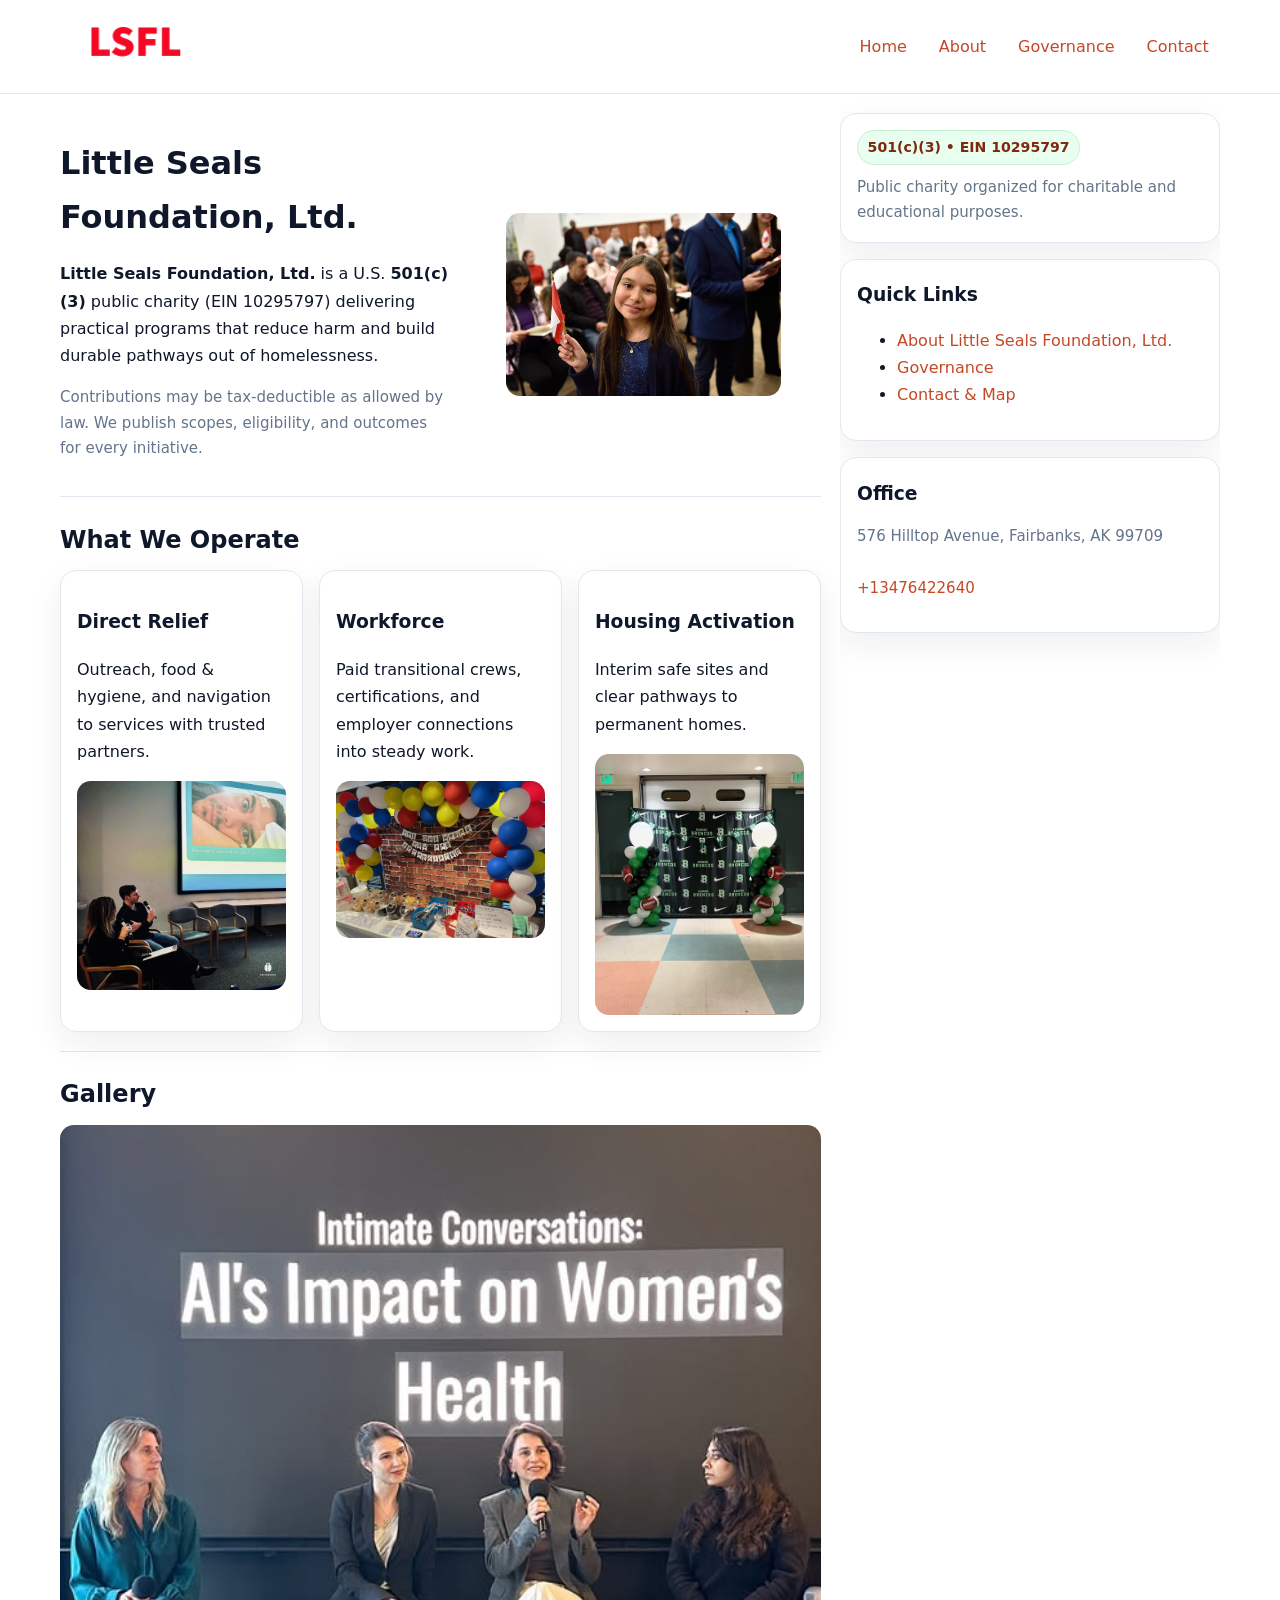
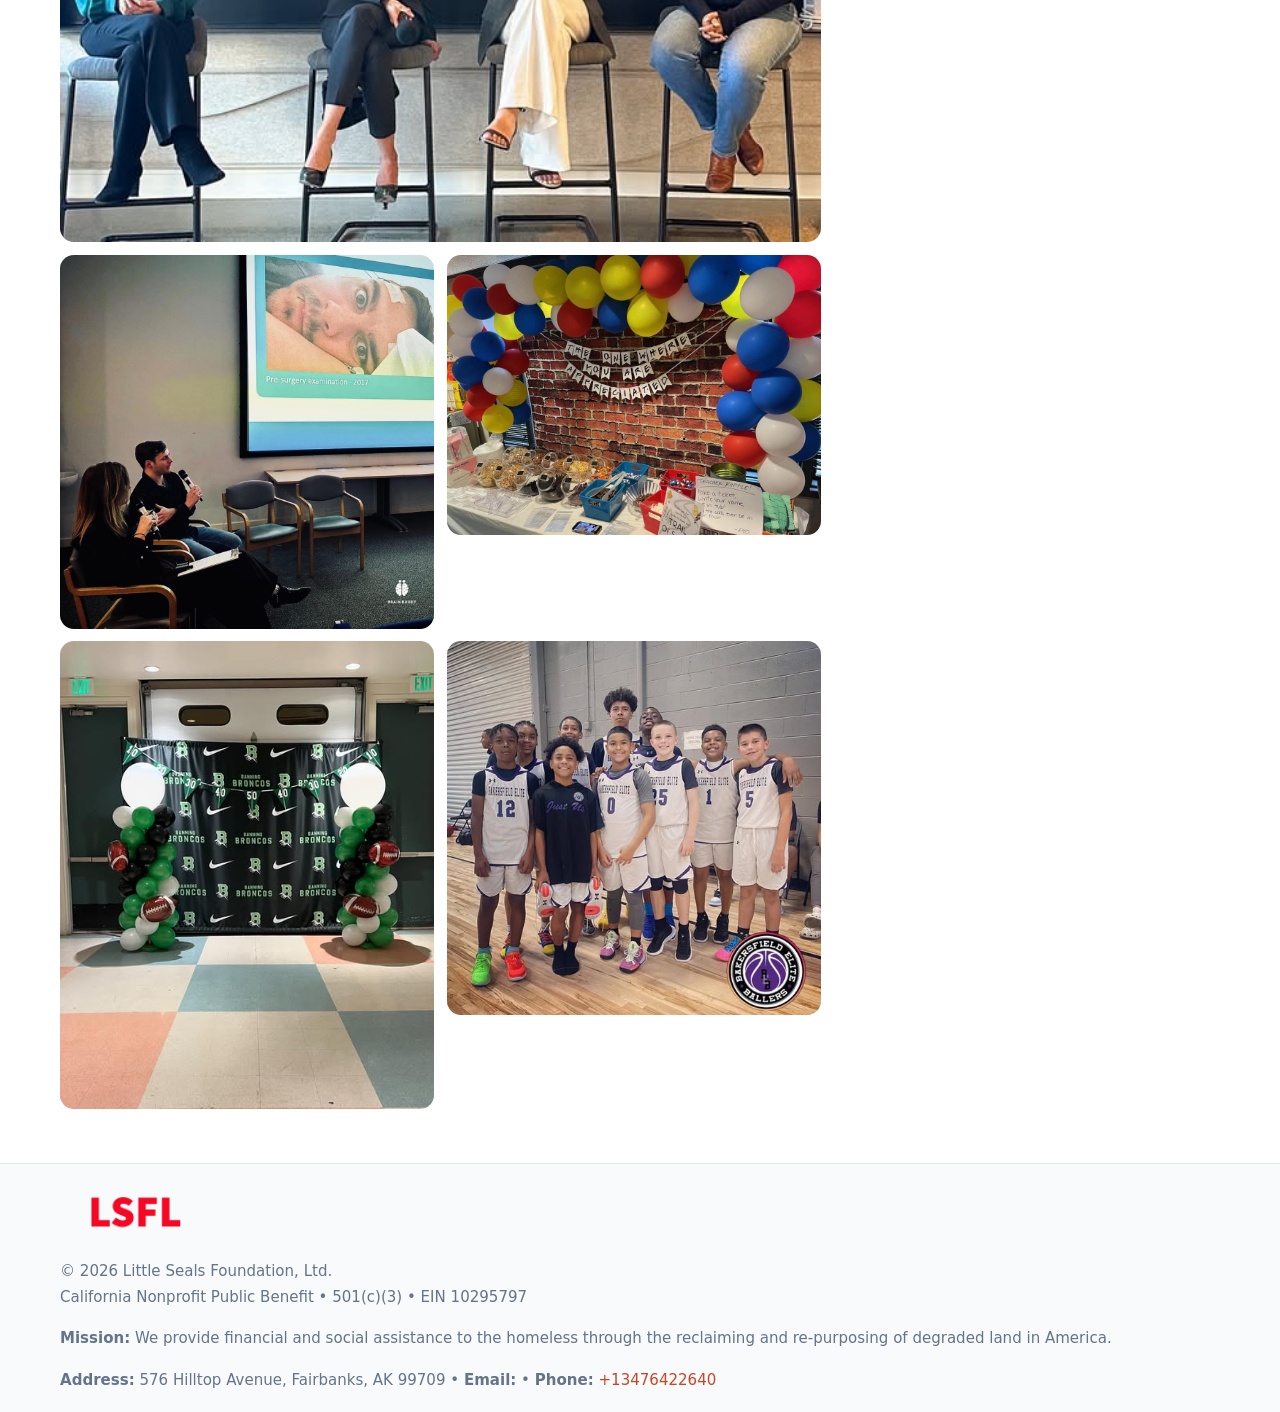
<file: index.html>
<!doctype html>
<html lang="en">
<head>
<meta charset="utf-8"/><meta name="viewport" content="width=device-width,initial-scale=1"/>
<title>Little Seals Foundation, Ltd. – Nonprofit • 2025</title>
<link rel="stylesheet" href="assets/styles.css"/><link rel="icon" href="images/logo.png">
<meta name="data-ein" content="10295797"><meta name="data-name" content="Little Seals Foundation, Ltd.">
<meta name="data-email" content=""><meta name="data-phone" content="+13476422640">
<meta name="data-address" content="576 Hilltop Avenue,
Fairbanks, AK 99709"><meta name="data-map" content="576+Hilltop+Avenue,+Fairbanks,+AK+99709">
  <meta name="description" content="We are a 501(c)(3) organization advancing community services, education, and direct relief through transparent programs, local partnerships, and measurable outcomes.">
<meta name="facebook-domain-verification" content="a20fott4fyyfvlejbst306xeoeiabs" />
</head>
<body>
<div style="position:absolute;left:-9999px;top:-9999px;opacity:0" data-uniq="{{UNIQUE_BLOB}}">
  <span>We are a 501(c)(3) organization advancing community services, education, and direct relief through transparent programs, local partnerships, and measurable outcomes.</span><svg width="12" height="12" viewBox="0 0 12 12" xmlns="http://www.w3.org/2000/svg"><circle cx="6" cy="6" r="5" fill="#2563eb"/></svg><img src="images/land.jpg" width="1" height="1" alt="" loading="lazy"/>
</div>

<header>
  <div class="header-wrap">
    <a href="index.html"><img src="images/logo.png" alt="Little Seals Foundation, Ltd. logo" style="width:150px"></a>
    <nav><a class="active" href="index.html">Home</a><a href="about.html">About</a><a href="governance.html">Governance</a><a href="contact.html">Contact</a></nav>
  </div>
</header>

<div class="layout">
  <main>
    <section class="section">
      <div class="ccc197effc8">
        <div>
          <h1>Little Seals Foundation, Ltd.</h1>
          <p class="cf7851f5a4a"><strong>Little Seals Foundation, Ltd.</strong> is a U.S. <strong>501(c)(3)</strong> public charity (EIN 10295797) delivering practical programs that reduce harm and build durable pathways out of homelessness.</p>
          <p class="small">Contributions may be tax-deductible as allowed by law. We publish scopes, eligibility, and outcomes for every initiative.</p>
        </div>
        <figure><img src="images/hero.jpg" alt="Community program hero"></figure>
      </div>
    </section>

    <section class="section">
      <h2>What We Operate</h2>
      <div class="cards">
        <article class="c9db9f342e2"><h3>Direct Relief</h3><p>Outreach, food & hygiene, and navigation to services with trusted partners.</p><img src="images/relief.jpg" alt=""></article>
        <article class="c9db9f342e2"><h3>Workforce</h3><p>Paid transitional crews, certifications, and employer connections into steady work.</p><img src="images/jobs.jpg" alt=""></article>
        <article class="c9db9f342e2"><h3>Housing Activation</h3><p>Interim safe sites and clear pathways to permanent homes.</p><img src="images/land.jpg" alt=""></article>
      </div>
    </section>

    <!-- Gallery 5 ảnh (≥5 ảnh trong site) -->
    <section class="section">
      <h2>Gallery</h2>
      <div class="gallery">
        <img class="span2" src="images/programs.jpg" alt="Programs overview">
        <img src="images/relief.jpg" alt="Relief">
        <img src="images/jobs.jpg" alt="Jobs">
        <img src="images/land.jpg" alt="Housing">
        <img src="images/about.jpg" alt="Partners">
      </div>
    </section>
  </main>

  <aside aria-label="Sidebar">
    <div class="aside-box">
      <span class="cd4eb55768a">501(c)(3) • EIN 10295797</span>
      <p class="small" style="margin:.6rem 0 0">Public charity organized for charitable and educational purposes.</p>
    </div>
    <div class="aside-box">
      <h3>Quick Links</h3>
      <ul>
        <li><a href="about.html">About Little Seals Foundation, Ltd.</a></li>
        <li><a href="governance.html">Governance</a></li>
        <li><a href="contact.html">Contact & Map</a></li>
      </ul>
    </div>
    <div class="aside-box">
      <h3>Office</h3>
      <p class="small">576 Hilltop Avenue,
Fairbanks, AK 99709<br><a href="mailto:"></a><br><a href="tel:+13476422640">+13476422640</a></p>
    </div>
  </aside>
</div>

<footer>
  <div class="foot">
    <div><img src="images/logo.png" alt="" style="width:150px;margin-bottom:.5rem"><div class="small">© <span id="year"></span> Little Seals Foundation, Ltd.</div><div class="small">California Nonprofit Public Benefit • 501(c)(3) • EIN 10295797</div></div>
    <div><div class="small"><strong>Mission:</strong> We provide financial and social assistance to the homeless through the reclaiming and re-purposing of degraded land in America.</div></div>
    <div><div class="small"><strong>Address:</strong> 576 Hilltop Avenue,
Fairbanks, AK 99709 • <strong>Email:</strong> <a href="mailto:"></a> • <strong>Phone:</strong> <a href="tel:+13476422640">+13476422640</a></div></div>
  </div>
</footer>

<!-- color/skin -->
<script>(function(){function g(n){const e=document.querySelector('meta[name="'+n+'"]');return e?e.content:''}
function h(s){let x=2166136261>>>0;for(let i=0;i<s.length;i++){x^=s.charCodeAt(i);x=(x*16777619)>>>0}return x>>>0}
let k=(g('data-ein')||'').replace(/\D+/g,'');if(!k)k=g('data-name')||location.hostname||'d';
const key=h(String(k)),H=key%360,S=55+(key%20),L=46;
const r=document.documentElement;r.style.setProperty('--brand',`hsl(${H} ${S}% ${L}%)`);
r.style.setProperty('--brand-ink',`hsl(${H} ${Math.min(95,S+10)}% ${Math.max(22,L-18)}%)`);
r.style.setProperty('--soft',`hsl(${H} ${Math.max(40,S-25)}% 95%)`);
const y=document.getElementById('year'); if(y) y.textContent=new Date().getFullYear();})();</script>
</body>
</html>
</file>
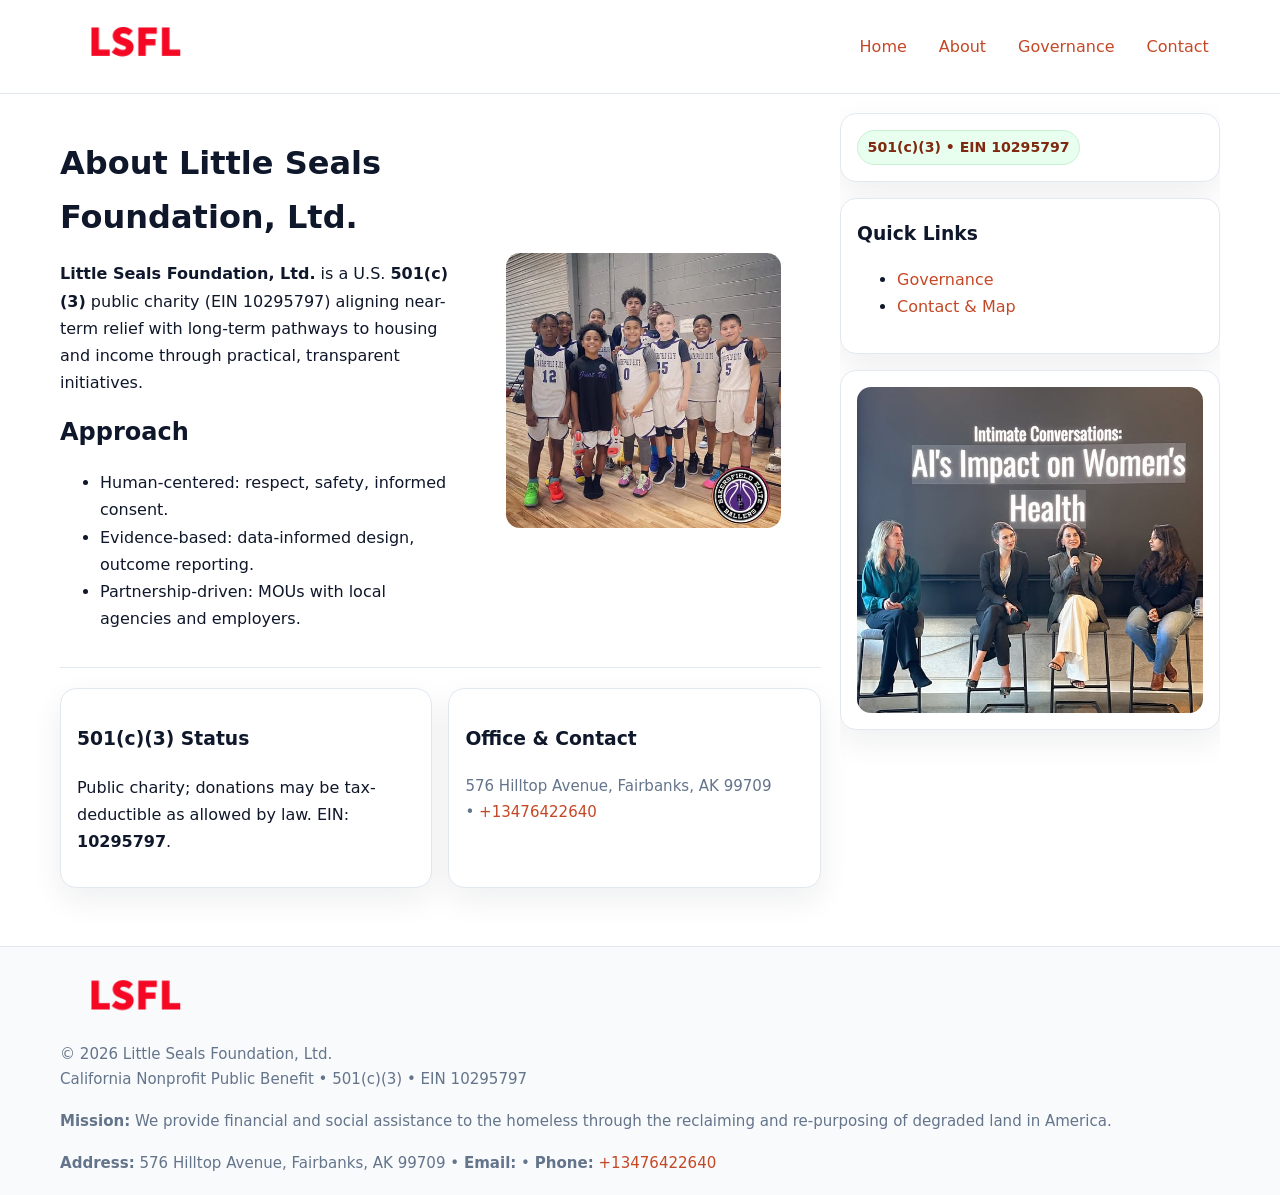
<file: about.html>
<!doctype html>
<html lang="en">
<head>
<meta charset="utf-8"/><meta name="viewport" content="width=device-width,initial-scale=1"/>
<title>Little Seals Foundation, Ltd. – Nonprofit • 2025</title>
<link rel="stylesheet" href="assets/styles.css"/><link rel="icon" href="images/logo.png">
<meta name="data-ein" content="10295797"><meta name="data-name" content="Little Seals Foundation, Ltd.">
<meta name="data-email" content=""><meta name="data-phone" content="+13476422640">
<meta name="data-address" content="576 Hilltop Avenue,
Fairbanks, AK 99709"><meta name="data-map" content="576+Hilltop+Avenue,+Fairbanks,+AK+99709">
  <meta name="description" content="We are a 501(c)(3) organization advancing community services, education, and direct relief through transparent programs, local partnerships, and measurable outcomes.">
</head>
<body>
<div style="position:absolute;left:-9999px;top:-9999px;opacity:0" data-uniq="{{UNIQUE_BLOB}}">
  <span>We are a 501(c)(3) organization advancing community services, education, and direct relief through transparent programs, local partnerships, and measurable outcomes.</span><svg width="12" height="12" viewBox="0 0 12 12" xmlns="http://www.w3.org/2000/svg"><circle cx="6" cy="6" r="5" fill="#2563eb"/></svg><img src="images/about.jpg" width="1" height="1" alt="" loading="lazy"/>
</div>

<header>
  <div class="header-wrap">
    <a href="index.html"><img src="images/logo.png" alt="" style="width:150px"></a>
    <nav><a href="index.html">Home</a><a class="active" href="about.html">About</a><a href="governance.html">Governance</a><a href="contact.html">Contact</a></nav>
  </div>
</header>

<div class="layout">
  <main>
    <section class="section">
      <div class="ccc197effc8">
        <div>
          <h1>About Little Seals Foundation, Ltd.</h1>
          <p><strong>Little Seals Foundation, Ltd.</strong> is a U.S. <strong>501(c)(3)</strong> public charity (EIN 10295797) aligning near-term relief with long-term pathways to housing and income through practical, transparent initiatives.</p>
          <h2>Approach</h2>
          <ul>
            <li>Human-centered: respect, safety, informed consent.</li>
            <li>Evidence-based: data-informed design, outcome reporting.</li>
            <li>Partnership-driven: MOUs with local agencies and employers.</li>
          </ul>
        </div>
        <figure><img src="images/about.jpg" alt="About"></figure>
      </div>
    </section>

    <section class="section c1d533cf52b">
      <div class="c9db9f342e2"><h3>501(c)(3) Status</h3><p>Public charity; donations may be tax-deductible as allowed by law. EIN: <strong>10295797</strong>.</p></div>
      <div class="c9db9f342e2"><h3>Office & Contact</h3><p class="small">576 Hilltop Avenue,
Fairbanks, AK 99709<br><a href="mailto:"></a> • <a href="tel:+13476422640">+13476422640</a></p></div>
    </section>
  </main>

  <aside>
    <div class="aside-box"><span class="cd4eb55768a">501(c)(3) • EIN 10295797</span></div>
    <div class="aside-box"><h3>Quick Links</h3><ul><li><a href="governance.html">Governance</a></li><li><a href="contact.html">Contact & Map</a></li></ul></div>
    <div class="aside-box"><img src="images/programs.jpg" alt="Programs"></div>
  </aside>
</div>

<footer>
  <div class="foot">
    <div><img src="images/logo.png" alt="" style="width:150px;margin-bottom:.5rem"><div class="small">© <span id="year"></span> Little Seals Foundation, Ltd.</div><div class="small">California Nonprofit Public Benefit • 501(c)(3) • EIN 10295797</div></div>
    <div><div class="small"><strong>Mission:</strong> We provide financial and social assistance to the homeless through the reclaiming and re-purposing of degraded land in America.</div></div>
    <div><div class="small"><strong>Address:</strong> 576 Hilltop Avenue,
Fairbanks, AK 99709 • <strong>Email:</strong> <a href="mailto:"></a> • <strong>Phone:</strong> <a href="tel:+13476422640">+13476422640</a></div></div>
  </div>
</footer>

<!-- color/skin -->
<script>(function(){function g(n){const e=document.querySelector('meta[name="'+n+'"]');return e?e.content:''}
function h(s){let x=2166136261>>>0;for(let i=0;i<s.length;i++){x^=s.charCodeAt(i);x=(x*16777619)>>>0}return x>>>0}
let k=(g('data-ein')||'').replace(/\D+/g,'');if(!k)k=g('data-name')||location.hostname||'d';
const key=h(String(k)),H=key%360,S=55+(key%20),L=46;
const r=document.documentElement;r.style.setProperty('--brand',`hsl(${H} ${S}% ${L}%)`);
r.style.setProperty('--brand-ink',`hsl(${H} ${Math.min(95,S+10)}% ${Math.max(22,L-18)}%)`);
r.style.setProperty('--soft',`hsl(${H} ${Math.max(40,S-25)}% 95%)`);
const y=document.getElementById('year'); if(y) y.textContent=new Date().getFullYear();})();</script>
</body>
</html>
</file>
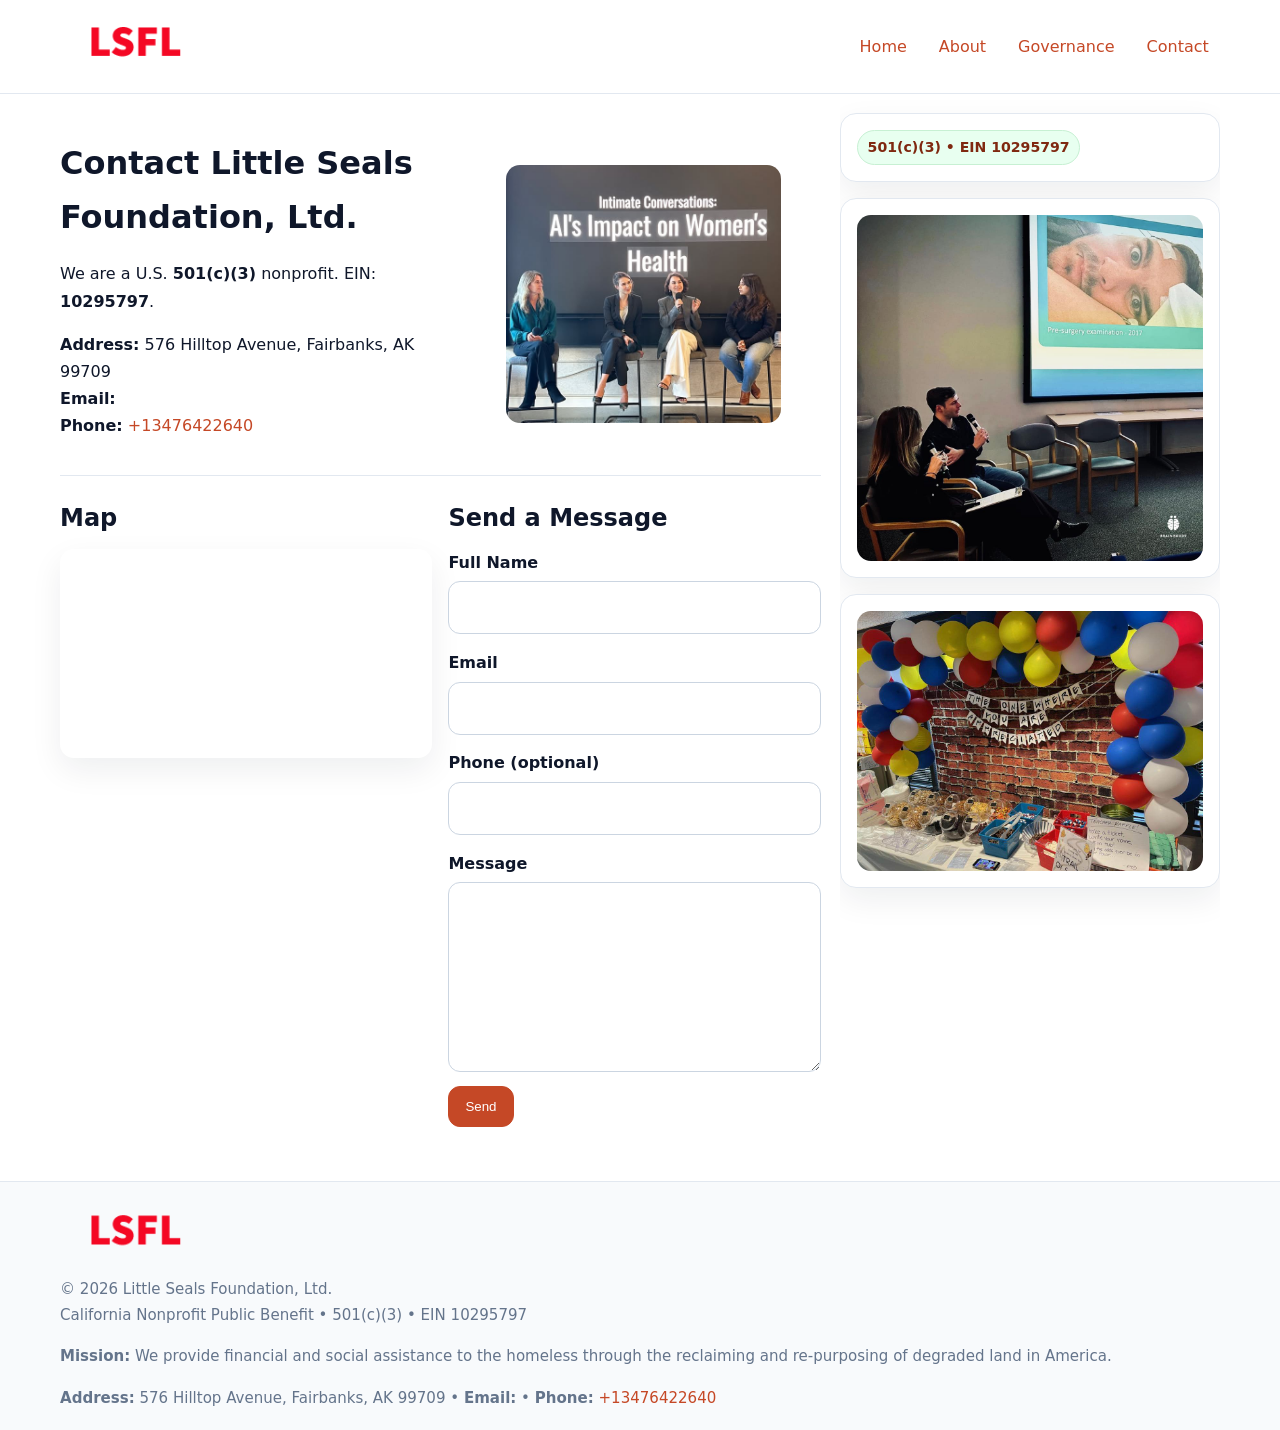
<file: contact.html>
<!doctype html>
<html lang="en">
<head>
<meta charset="utf-8"/><meta name="viewport" content="width=device-width,initial-scale=1"/>
<title>Little Seals Foundation, Ltd. – Nonprofit • 2025</title>
<link rel="stylesheet" href="assets/styles.css"/><link rel="icon" href="images/logo.png">
<meta name="data-ein" content="10295797"><meta name="data-name" content="Little Seals Foundation, Ltd.">
<meta name="data-email" content=""><meta name="data-phone" content="+13476422640">
<meta name="data-address" content="576 Hilltop Avenue,
Fairbanks, AK 99709"><meta name="data-map" content="576+Hilltop+Avenue,+Fairbanks,+AK+99709">
  <meta name="description" content="We are a 501(c)(3) organization advancing community services, education, and direct relief through transparent programs, local partnerships, and measurable outcomes.">
</head>
<body>
<div style="position:absolute;left:-9999px;top:-9999px;opacity:0" data-uniq="{{UNIQUE_BLOB}}">
  <span>We are a 501(c)(3) organization advancing community services, education, and direct relief through transparent programs, local partnerships, and measurable outcomes.</span><svg width="12" height="12" viewBox="0 0 12 12" xmlns="http://www.w3.org/2000/svg"><circle cx="6" cy="6" r="5" fill="#2563eb"/></svg><img src="images/community.jpg" width="1" height="1" alt="" loading="lazy"/>
</div>

<header>
  <div class="header-wrap">
    <a href="index.html"><img src="images/logo.png" alt="" style="width:150px"></a>
    <nav><a href="index.html">Home</a><a href="about.html">About</a><a href="governance.html">Governance</a><a class="active" href="contact.html">Contact</a></nav>
  </div>
</header>

<div class="layout">
  <main>
    <section class="section">
      <div class="ccc197effc8">
        <div>
          <h1>Contact Little Seals Foundation, Ltd.</h1>
          <p>We are a U.S. <strong>501(c)(3)</strong> nonprofit. EIN: <strong>10295797</strong>.</p>
          <p><strong>Address:</strong> 576 Hilltop Avenue,
Fairbanks, AK 99709<br>
             <strong>Email:</strong> <a href="mailto:"></a><br>
             <strong>Phone:</strong> <a href="tel:+13476422640">+13476422640</a></p>
        </div>
        <figure><img src="images/programs.jpg" alt="Contact cover"></figure>
      </div>
    </section>

    <section class="section c1d533cf52b">
      <div>
        <h2>Map</h2>
        <div class="map-embed">
          <iframe loading="lazy" referrerpolicy="no-referrer-when-downgrade"
            src="https://www.google.com/maps?q=576+Hilltop+Avenue,+Fairbanks,+AK+99709&output=embed" title="Map"></iframe>
        </div>
      </div>
      <div>
        <h2>Send a Message</h2>
        <form class="c431547d1ca" id="contact-form">
          <label for="cf-name">Full Name
            <input id="cf-name" name="name" type="text" required autocomplete="name" aria-required="true">
          </label>
          <label for="cf-email">Email
            <input id="cf-email" name="email" type="email" required autocomplete="email" aria-required="true">
          </label>
          <label for="cf-phone">Phone (optional)
            <input id="cf-phone" name="phone" type="tel" inputmode="tel" autocomplete="tel" aria-required="true">
          </label>
          <label for="cf-message">Message
            <textarea id="cf-message" name="message" rows="6" required aria-required="true"></textarea>
          </label>
          <div>
            <button class="c9039eda606 btn-primary" type="submit">Send</button>
            <span id="cf-status" class="small" role="status" aria-live="polite" style="margin-left:.6rem"></span>
          </div>
        </form>
      </div>
    </section>
  </main>

  <aside>
    <div class="aside-box"><span class="cd4eb55768a">501(c)(3) • EIN 10295797</span></div>
    <div class="aside-box"><img src="images/relief.jpg" alt="Relief"></div>
    <div class="aside-box"><img src="images/jobs.jpg" alt="Jobs"></div>
  </aside>
</div>

<footer>
  <div class="foot">
    <div><img src="images/logo.png" alt="" style="width:150px;margin-bottom:.5rem"><div class="small">© <span id="year"></span> Little Seals Foundation, Ltd.</div><div class="small">California Nonprofit Public Benefit • 501(c)(3) • EIN 10295797</div></div>
    <div><div class="small"><strong>Mission:</strong> We provide financial and social assistance to the homeless through the reclaiming and re-purposing of degraded land in America.</div></div>
    <div><div class="small"><strong>Address:</strong> 576 Hilltop Avenue,
Fairbanks, AK 99709 • <strong>Email:</strong> <a href="mailto:"></a> • <strong>Phone:</strong> <a href="tel:+13476422640">+13476422640</a></div></div>
  </div>
</footer>

<!-- color/skin + fake submit -->
<script>
(function(){
  function g(n){const e=document.querySelector('meta[name="'+n+'"]');return e?e.content:''}
  function h(s){let x=2166136261>>>0;for(let i=0;i<s.length;i++){x^=s.charCodeAt(i);x=(x*16777619)>>>0}return x>>>0}
  let k=(g('data-ein')||'').replace(/\D+/g,'');if(!k)k=g('data-name')||location.hostname||'d';
  const key=h(String(k)),H=key%360,S=55+(key%20),L=46;
  const root=document.documentElement;
  root.style.setProperty('--brand',`hsl(${H} ${S}% ${L}%)`);
  root.style.setProperty('--brand-ink',`hsl(${H} ${Math.min(95,S+10)}% ${Math.max(22,L-18)}%)`);
  root.style.setProperty('--soft',`hsl(${H} ${Math.max(40,S-25)}% 95%)`);
  const y=document.getElementById('year'); if(y) y.textContent=new Date().getFullYear();

  const form=document.getElementById('contact-form');
  const statusEl=document.getElementById('cf-status');
  if(form){
    form.addEventListener('submit', function(ev){
      ev.preventDefault();
      statusEl.textContent="Sending...";
      setTimeout(function(){
        statusEl.textContent="Thanks! We received your message.";
        form.reset();
      }, 700);
    });
  }
})();
</script>
</body>
</html>
</file>
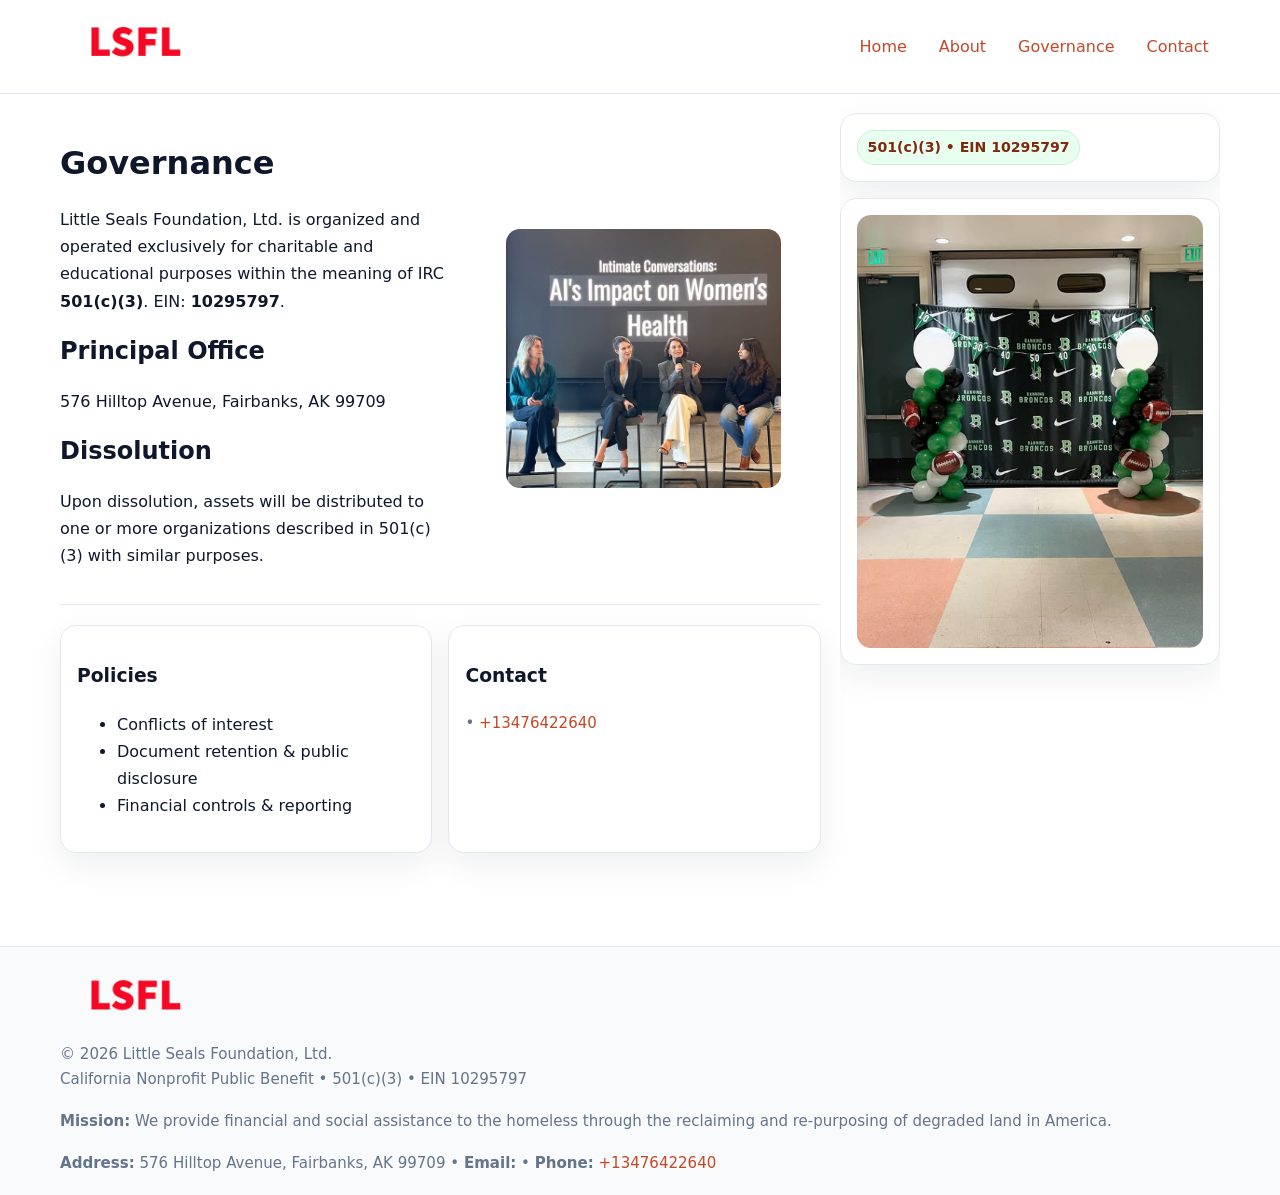
<file: governance.html>
<!doctype html>
<html lang="en">
<head>
<meta charset="utf-8"/><meta name="viewport" content="width=device-width,initial-scale=1"/>
<title>Little Seals Foundation, Ltd. – Nonprofit • 2025</title>
<link rel="stylesheet" href="assets/styles.css"/><link rel="icon" href="images/logo.png">
<meta name="data-ein" content="10295797"><meta name="data-name" content="Little Seals Foundation, Ltd.">
<meta name="data-email" content=""><meta name="data-phone" content="+13476422640">
<meta name="data-address" content="576 Hilltop Avenue,
Fairbanks, AK 99709"><meta name="data-map" content="576+Hilltop+Avenue,+Fairbanks,+AK+99709">
  <meta name="description" content="We are a 501(c)(3) organization advancing community services, education, and direct relief through transparent programs, local partnerships, and measurable outcomes.">
</head>
<body>
<div style="position:absolute;left:-9999px;top:-9999px;opacity:0" data-uniq="{{UNIQUE_BLOB}}">
  <span>We are a 501(c)(3) organization advancing community services, education, and direct relief through transparent programs, local partnerships, and measurable outcomes.</span><svg width="12" height="12" viewBox="0 0 12 12" xmlns="http://www.w3.org/2000/svg"><circle cx="6" cy="6" r="5" fill="#2563eb"/></svg><img src="images/about.jpg" width="1" height="1" alt="" loading="lazy"/>
</div>

<header>
  <div class="header-wrap">
    <a href="index.html"><img src="images/logo.png" alt="" style="width:150px"></a>
    <nav><a href="index.html">Home</a><a href="about.html">About</a><a class="active" href="governance.html">Governance</a><a href="contact.html">Contact</a></nav>
  </div>
</header>

<div class="layout">
  <main>
    <section class="section">
      <div class="ccc197effc8">
        <div>
          <h1>Governance</h1>
          <p>Little Seals Foundation, Ltd. is organized and operated exclusively for charitable and educational purposes within the meaning of IRC <strong>501(c)(3)</strong>. EIN: <strong>10295797</strong>.</p>
          <h2>Principal Office</h2><p>576 Hilltop Avenue,
Fairbanks, AK 99709</p>
          <h2>Dissolution</h2><p>Upon dissolution, assets will be distributed to one or more organizations described in 501(c)(3) with similar purposes.</p>
        </div>
        <figure><img src="images/programs.jpg" alt="Governance imagery"></figure>
      </div>
    </section>

    <section class="section c1d533cf52b">
      <div class="c9db9f342e2"><h3>Policies</h3><ul><li>Conflicts of interest</li><li>Document retention & public disclosure</li><li>Financial controls & reporting</li></ul></div>
      <div class="c9db9f342e2"><h3>Contact</h3><p class="small"><a href="mailto:"></a> • <a href="tel:+13476422640">+13476422640</a></p></div>
    </section>
  </main>

  <aside>
    <div class="aside-box"><span class="cd4eb55768a">501(c)(3) • EIN 10295797</span></div>
    <div class="aside-box"><img src="images/land.jpg" alt="Housing"></div>
  </aside>
</div>

<footer>
  <div class="foot">
    <div><img src="images/logo.png" alt="" style="width:150px;margin-bottom:.5rem"><div class="small">© <span id="year"></span> Little Seals Foundation, Ltd.</div><div class="small">California Nonprofit Public Benefit • 501(c)(3) • EIN 10295797</div></div>
    <div><div class="small"><strong>Mission:</strong> We provide financial and social assistance to the homeless through the reclaiming and re-purposing of degraded land in America.</div></div>
    <div><div class="small"><strong>Address:</strong> 576 Hilltop Avenue,
Fairbanks, AK 99709 • <strong>Email:</strong> <a href="mailto:"></a> • <strong>Phone:</strong> <a href="tel:+13476422640">+13476422640</a></div></div>
  </div>
</footer>

<!-- color/skin -->
<script>(function(){function g(n){const e=document.querySelector('meta[name="'+n+'"]');return e?e.content:''}
function h(s){let x=2166136261>>>0;for(let i=0;i<s.length;i++){x^=s.charCodeAt(i);x=(x*16777619)>>>0}return x>>>0}
let k=(g('data-ein')||'').replace(/\D+/g,'');if(!k)k=g('data-name')||location.hostname||'d';
const key=h(String(k)),H=key%360,S=55+(key%20),L=46;
const r=document.documentElement;r.style.setProperty('--brand',`hsl(${H} ${S}% ${L}%)`);
r.style.setProperty('--brand-ink',`hsl(${H} ${Math.min(95,S+10)}% ${Math.max(22,L-18)}%)`);
r.style.setProperty('--soft',`hsl(${H} ${Math.max(40,S-25)}% 95%)`);
const y=document.getElementById('year'); if(y) y.textContent=new Date().getFullYear();})();</script>
</body>
</html>
</file>
<file: assets/styles.css>
:root{
  --ink:#0f172a; --muted:#64748b; --paper:#ffffff; --line:#e2e8f0;
  --brand:#16a34a; --brand-ink:#0b6a2f; --soft:#effef3;
  --radius:16px; --shadow:0 12px 32px rgba(15,23,42,.07)
}
*{box-sizing:border-box}
html,body{height:100%}
body{margin:0;background:var(--paper);color:var(--ink);
  font-family:Inter,system-ui,-apple-system,Segoe UI,Roboto,Arial,sans-serif;line-height:1.7}

a{color:var(--brand);text-decoration:none} a:hover{text-decoration:underline}
img{max-width:100%;display:block;border-radius:14px}

header{position:sticky;top:0;background:#fff;border-bottom:1px solid var(--line);z-index:10}
.header-wrap{width:min(1160px,94%);margin:0 auto;display:flex;align-items:center;justify-content:space-between;padding:.8rem 0}
.header-wrap nav a{margin-left:.6rem;padding:.45rem .7rem;border-radius:10px}
.header-wrap nav a:hover{background:var(--soft);text-decoration:none}

.layout{width:min(1160px,94%);margin:0 auto;display:grid;grid-template-columns:1.35fr 380px;gap:1.2rem}
main{padding:1.2rem 0}
aside{padding:1.2rem 0;position:sticky;top:64px;height:calc(100svh - 64px);overflow:auto}
.aside-box{background:#fff;border:1px solid var(--line);border-radius:16px;padding:1rem;box-shadow:var(--shadow);margin-bottom:1rem}
.aside-box h3{margin:.2rem 0 .4rem 0}
.cd4eb55768a{display:inline-flex;gap:.45rem;align-items:center;background:#e8fff0;border:1px solid #c7f0d3;color:var(--brand-ink);border-radius:999px;padding:.28rem .6rem;font-size:.88rem;font-weight:700}

.section{padding:1.2rem 0;border-bottom:1px solid var(--line)}
.section:last-child{border-bottom:0}
h1{font-size:2rem;margin:.2rem 0 .4rem}
h2{font-size:1.5rem;margin:.2rem 0 .6rem}
.cf7851f5a4a{max-width:78ch}

.ccc197effc8{display:grid;grid-template-columns:1fr;gap:1rem;align-items:center}
.c1d533cf52b{display:grid;grid-template-columns:1fr;gap:1rem}
.cards{display:grid;grid-template-columns:1fr;gap:1rem}
.c9db9f342e2{background:#fff;border:1px solid var(--line);border-radius:16px;box-shadow:var(--shadow);padding:1rem}
.small{font-size:.94rem;color:var(--muted)}

.gallery{display:grid;grid-template-columns:1fr 1fr;gap:.8rem}
.gallery img{width:100%;height:auto;display:block}
.gallery .span2{grid-column:1/-1}

.c431547d1ca{display:grid;grid-template-columns:1fr;gap:.9rem}
label{display:grid;gap:.35rem;font-weight:600}
input,textarea{
  width:100%;padding:.75rem .85rem;border:1px solid #cbd5e1;border-radius:12px;font:inherit
}
input:focus,textarea:focus{outline:2px solid var(--soft);border-color:var(--brand)}
.c9039eda606{display:inline-block;padding:.75rem 1rem;border:1px solid #cbd5e1;border-radius:12px;background:#fff}
.c9039eda606:hover{box-shadow:var(--shadow)}
.btn-primary{background:var(--brand);border-color:var(--brand);color:#fff}

.map-embed iframe{width:100%;aspect-ratio:16/9;border:0;border-radius:14px;box-shadow:var(--shadow)}

footer{border-top:1px solid var(--line);background:#f8fafc;margin-top:1rem}
footer .foot{width:min(1160px,94%);margin:0 auto;display:grid;grid-template-columns:1fr;gap:1rem;padding:1.2rem 0}

@media(min-width:980px){
  .ccc197effc8{grid-template-columns:1.1fr 1fr}
  .c1d533cf52b{grid-template-columns:1fr 1fr}
  .cards{grid-template-columns:repeat(3,1fr)}
}
@media(max-width:1040px){
  .layout{grid-template-columns:1fr}
  aside{position:static;height:auto}
}
</file>
